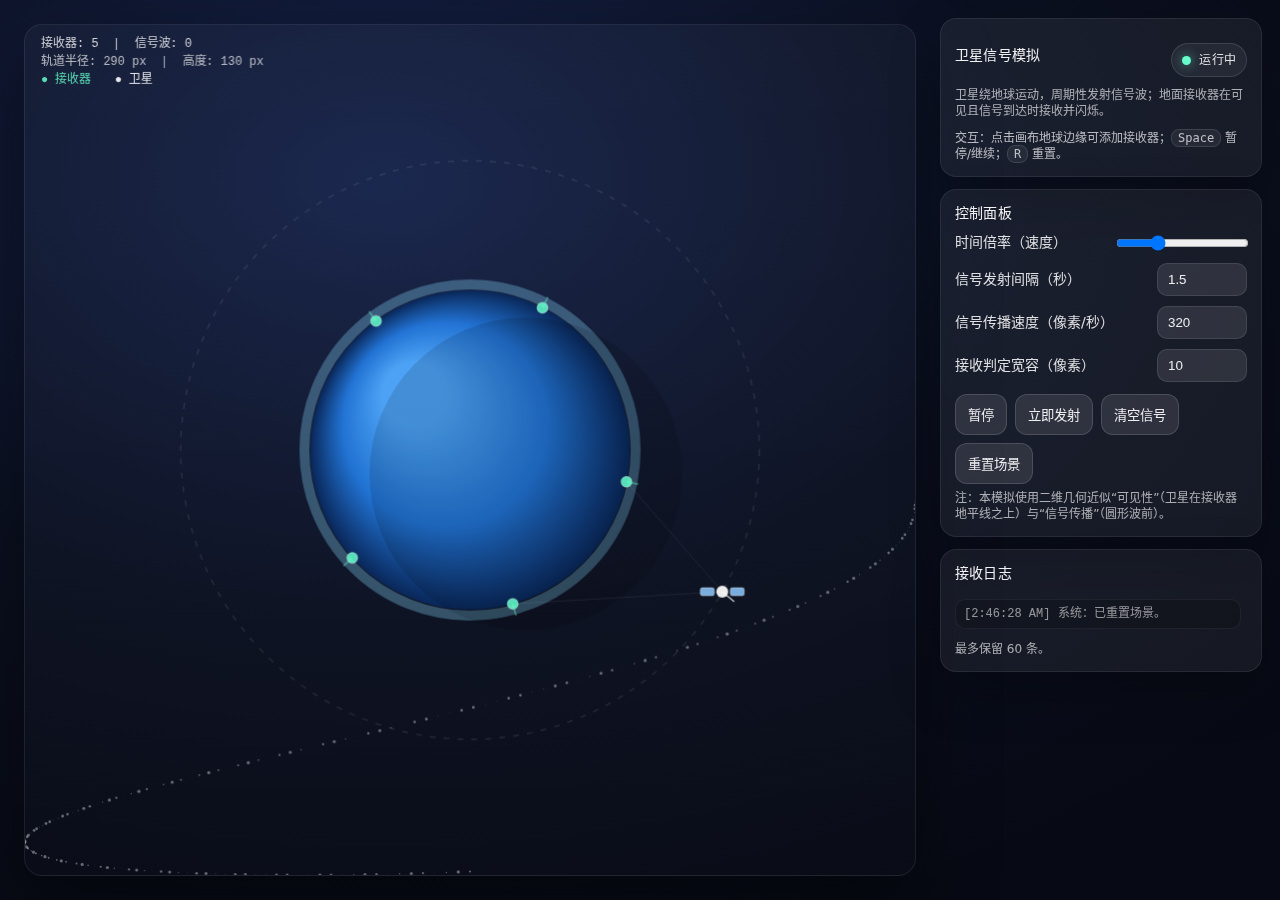
<file: backup/index_satellite.html>
<!doctype html>
<html lang="zh-CN">
<head>
  <meta charset="utf-8" />
  <meta name="viewport" content="width=device-width, initial-scale=1" />
  <title>卫星-地面接收器 信号模拟</title>
  <style>
    :root {
      --bg: #0b1020;
      --panel: rgba(255,255,255,.06);
      --panel2: rgba(255,255,255,.10);
      --text: rgba(255,255,255,.92);
      --muted: rgba(255,255,255,.65);
      --good: #66ffcc;
      --warn: #ffcc66;
      --bad:  #ff6b6b;
    }
    * { box-sizing: border-box; }
    body {
      margin: 0;
      background: radial-gradient(1200px 800px at 30% 20%, #15224a 0%, var(--bg) 55%, #070a14 100%);
      color: var(--text);
      font: 14px/1.35 system-ui, -apple-system, Segoe UI, Roboto, Helvetica, Arial, "PingFang SC", "Hiragino Sans GB", "Microsoft YaHei", sans-serif;
      display: grid;
      grid-template-columns: 1fr 340px;
      min-height: 100vh;
    }
    #stageWrap {
      display: grid;
      place-items: center;
      padding: 18px;
    }
    canvas {
      width: min(900px, calc(100vw - 340px - 48px));
      height: min(900px, calc(100vh - 48px));
      border-radius: 18px;
      background: linear-gradient(180deg, rgba(255,255,255,.03), rgba(255,255,255,.01));
      box-shadow: 0 30px 80px rgba(0,0,0,.45);
      border: 1px solid rgba(255,255,255,.08);
      cursor: crosshair;
    }
    aside {
      padding: 18px 18px 18px 0;
      display: flex;
      flex-direction: column;
      gap: 12px;
    }
    .card {
      background: var(--panel);
      border: 1px solid rgba(255,255,255,.08);
      border-radius: 16px;
      padding: 14px;
      box-shadow: 0 20px 50px rgba(0,0,0,.25);
    }
    .title {
      font-size: 14px;
      letter-spacing: .2px;
      margin: 0 0 10px 0;
      color: rgba(255,255,255,.95);
      display: flex;
      align-items: center;
      justify-content: space-between;
      gap: 10px;
    }
    .subtitle {
      margin: 6px 0 0;
      color: var(--muted);
      font-size: 12px;
    }
    .row { display: grid; grid-template-columns: 1fr auto; align-items: center; gap: 10px; margin: 10px 0; }
    .row label { color: rgba(255,255,255,.86); }
    input[type="range"] { width: 100%; }
    input[type="number"] {
      width: 90px;
      background: var(--panel2);
      border: 1px solid rgba(255,255,255,.10);
      border-radius: 10px;
      color: var(--text);
      padding: 8px 10px;
      outline: none;
    }
    button {
      background: rgba(255,255,255,.10);
      border: 1px solid rgba(255,255,255,.14);
      color: var(--text);
      padding: 10px 12px;
      border-radius: 12px;
      cursor: pointer;
      transition: transform .06s ease, background .15s ease;
      user-select: none;
    }
    button:hover { background: rgba(255,255,255,.14); }
    button:active { transform: translateY(1px); }
    .btnRow { display: flex; gap: 8px; flex-wrap: wrap; }
    .pill {
      display: inline-flex; align-items: center; gap: 8px;
      padding: 8px 10px; border-radius: 999px;
      border: 1px solid rgba(255,255,255,.12);
      background: rgba(255,255,255,.06);
      color: rgba(255,255,255,.86);
      font-size: 12px;
      margin-top: 10px;
    }
    .dot { width: 9px; height: 9px; border-radius: 99px; background: var(--good); box-shadow: 0 0 12px rgba(102,255,204,.6); }
    .dot.paused { background: var(--warn); box-shadow: 0 0 12px rgba(255,204,102,.55); }
    .dot.off { background: var(--bad); box-shadow: 0 0 12px rgba(255,107,107,.55); }
    .log {
      max-height: 240px;
      overflow: auto;
      padding-right: 6px;
      font-family: ui-monospace, SFMono-Regular, Menlo, Monaco, Consolas, "Liberation Mono", monospace;
      font-size: 12px;
      color: rgba(255,255,255,.82);
    }
    .log .muted { color: rgba(255,255,255,.55); }
    .logLine { padding: 6px 8px; border-radius: 10px; background: rgba(0,0,0,.18); border: 1px solid rgba(255,255,255,.06); margin: 6px 0; }
    .hint { color: rgba(255,255,255,.70); font-size: 12px; }
    .kbd { font-family: ui-monospace, monospace; padding: 1px 6px; border-radius: 8px; border: 1px solid rgba(255,255,255,.12); background: rgba(255,255,255,.06); }
    @media (max-width: 980px) {
      body { grid-template-columns: 1fr; }
      aside { padding: 0 18px 18px; }
      canvas { width: calc(100vw - 36px); height: min(72vh, 720px); }
    }
  </style>
</head>
<body>
  <div id="stageWrap">
    <canvas id="c"></canvas>
  </div>

  <aside>
    <div class="card">
      <div class="title">
        <span>卫星信号模拟</span>
        <span class="pill"><span id="statusDot" class="dot"></span><span id="statusText">运行中</span></span>
      </div>
      <div class="subtitle">
        卫星绕地球运动，周期性发射信号波；地面接收器在可见且信号到达时接收并闪烁。
      </div>
      <div class="subtitle hint" style="margin-top:10px">
        交互：点击画布地球边缘可添加接收器；<span class="kbd">Space</span> 暂停/继续；<span class="kbd">R</span> 重置。
      </div>
    </div>

    <div class="card">
      <div class="title">控制面板</div>

      <div class="row">
        <label>时间倍率（速度）</label>
        <input id="speed" type="range" min="0.2" max="4" step="0.1" value="1.3" />
      </div>

      <div class="row">
        <label>信号发射间隔（秒）</label>
        <input id="interval" type="number" min="0.3" max="10" step="0.1" value="1.5" />
      </div>

      <div class="row">
        <label>信号传播速度（像素/秒）</label>
        <input id="waveSpeed" type="number" min="80" max="900" step="10" value="320" />
      </div>

      <div class="row">
        <label>接收判定宽容（像素）</label>
        <input id="tolerance" type="number" min="2" max="40" step="1" value="10" />
      </div>

      <div class="btnRow" style="margin-top:12px">
        <button id="toggle">暂停</button>
        <button id="emit">立即发射</button>
        <button id="clearWaves">清空信号</button>
        <button id="reset">重置场景</button>
      </div>

      <div class="subtitle">
        注：本模拟使用二维几何近似“可见性”（卫星在接收器地平线之上）与“信号传播”（圆形波前）。
      </div>
    </div>

    <div class="card">
      <div class="title">接收日志</div>
      <div id="log" class="log"></div>
      <div class="subtitle muted">最多保留 60 条。</div>
    </div>
  </aside>

<script>
(() => {
  const canvas = document.getElementById('c');
  const ctx = canvas.getContext('2d');

  // --- UI ---
  const elSpeed = document.getElementById('speed');
  const elInterval = document.getElementById('interval');
  const elWaveSpeed = document.getElementById('waveSpeed');
  const elTol = document.getElementById('tolerance');
  const btnToggle = document.getElementById('toggle');
  const btnEmit = document.getElementById('emit');
  const btnClear = document.getElementById('clearWaves');
  const btnReset = document.getElementById('reset');
  const statusDot = document.getElementById('statusDot');
  const statusText = document.getElementById('statusText');
  const logEl = document.getElementById('log');

  // HiDPI resize
  function resize() {
    const rect = canvas.getBoundingClientRect();
    const dpr = Math.max(1, window.devicePixelRatio || 1);
    canvas.width = Math.floor(rect.width * dpr);
    canvas.height = Math.floor(rect.height * dpr);
    ctx.setTransform(dpr, 0, 0, dpr, 0, 0); // draw in CSS pixels
  }
  window.addEventListener('resize', resize);

  // --- Simulation state ---
  let running = true;
  let t = 0; // seconds
  let last = performance.now();
  let emitAcc = 0;

  const state = {
    earthRadius: 160,
    orbitRadius: 290,
    satAngularSpeed: 0.55, // rad/s (scaled by speed slider)
    satPhase: 0,           // rad
    waves: [],             // {x,y,r,age, id}
    receivers: [],         // {angle, x,y, id, lastHitAt, flash}
    nextWaveId: 1,
    nextRxId: 1,
    maxLog: 60
  };

  function resetScene() {
    state.waves = [];
    state.nextWaveId = 1;
    state.receivers = [];
    state.nextRxId = 1;
    t = 0;
    emitAcc = 0;

    // Default receivers (angles in radians)
    const defaults = [-2.2, -1.1, 0.2, 1.3, 2.4];
    for (const a of defaults) addReceiver(a);

    logEl.innerHTML = '';
    log(`系统：已重置场景。`, 'muted');
  }

  // Geometry helpers
  const TAU = Math.PI * 2;
  const clamp = (v, a, b) => Math.max(a, Math.min(b, v));
  function normAngle(a) {
    a = a % TAU;
    if (a < -Math.PI) a += TAU;
    if (a >  Math.PI) a -= TAU;
    return a;
  }
  function dist(ax, ay, bx, by) {
    const dx = ax - bx, dy = ay - by;
    return Math.hypot(dx, dy);
  }

  function getCenter() {
    const rect = canvas.getBoundingClientRect();
    return { cx: rect.width / 2, cy: rect.height / 2 };
  }

  function addReceiver(angle) {
    const {cx, cy} = getCenter();
    const r = state.earthRadius;
    const x = cx + Math.cos(angle) * r;
    const y = cy + Math.sin(angle) * r;
    state.receivers.push({
      angle,
      x, y,
      id: state.nextRxId++,
      lastHitAt: -Infinity,
      flash: 0
    });
    log(`接收器#${state.receivers[state.receivers.length-1].id}：已添加（角度 ${angle.toFixed(2)} rad）。`, 'muted');
  }

  function updateReceiverPositions() {
    const {cx, cy} = getCenter();
    const r = state.earthRadius;
    for (const rx of state.receivers) {
      rx.x = cx + Math.cos(rx.angle) * r;
      rx.y = cy + Math.sin(rx.angle) * r;
    }
  }

  function satellitePos() {
    const {cx, cy} = getCenter();
    const R = state.orbitRadius;
    const a = state.satPhase;
    return {
      x: cx + Math.cos(a) * R,
      y: cy + Math.sin(a) * R,
      a
    };
  }

  // Visibility test: satellite must be above local horizon for that receiver
  // In 2D: let n = unit vector from Earth center to receiver (outward normal).
  // Satellite is visible if dot( (sat - receiver), n ) > 0
  function isVisibleFromReceiver(sx, sy, rx) {
    const {cx, cy} = getCenter();
    const nx = (rx.x - cx) / state.earthRadius;
    const ny = (rx.y - cy) / state.earthRadius;
    const vx = sx - rx.x;
    const vy = sy - rx.y;
    return (vx * nx + vy * ny) > 0;
  }

  function emitWave() {
    const {x, y} = satellitePos();
    state.waves.push({ x, y, r: 0, age: 0, id: state.nextWaveId++ });
  }

  function log(msg, cls) {
    const line = document.createElement('div');
    line.className = 'logLine' + (cls ? ` ${cls}` : '');
    const ts = new Date().toLocaleTimeString();
    line.textContent = `[${ts}] ${msg}`;
    logEl.prepend(line);
    // trim
    while (logEl.children.length > state.maxLog) logEl.removeChild(logEl.lastChild);
  }

  function setRunning(v) {
    running = v;
    btnToggle.textContent = running ? '暂停' : '继续';
    statusText.textContent = running ? '运行中' : '已暂停';
    statusDot.classList.toggle('paused', !running);
  }

  // Drawing
  function drawBackgroundStars(w, h) {
    // simple deterministic starfield based on canvas size
    ctx.save();
    ctx.globalAlpha = 0.65;
    const n = 180;
    for (let i = 0; i < n; i++) {
      const x = (Math.sin(i * 999) * 0.5 + 0.5) * w;
      const y = (Math.sin(i * 333 + 1.7) * 0.5 + 0.5) * h;
      const r = ((Math.sin(i * 77 + 0.2) * 0.5 + 0.5) * 1.4) + 0.2;
      ctx.beginPath();
      ctx.arc(x, y, r, 0, TAU);
      ctx.fillStyle = 'rgba(255,255,255,0.6)';
      ctx.fill();
    }
    ctx.restore();
  }

  function drawEarth(cx, cy) {
    // Earth body
    ctx.save();
    const r = state.earthRadius;
    const g = ctx.createRadialGradient(cx - r*0.35, cy - r*0.35, r*0.2, cx, cy, r);
    g.addColorStop(0, 'rgba(80,170,255,0.95)');
    g.addColorStop(0.55, 'rgba(35,120,220,0.95)');
    g.addColorStop(1, 'rgba(10,40,90,0.98)');
    ctx.fillStyle = g;
    ctx.beginPath();
    ctx.arc(cx, cy, r, 0, TAU);
    ctx.fill();

    // Atmosphere
    ctx.globalAlpha = 0.35;
    ctx.strokeStyle = 'rgba(140,220,255,0.9)';
    ctx.lineWidth = 10;
    ctx.beginPath();
    ctx.arc(cx, cy, r + 6, 0, TAU);
    ctx.stroke();

    // Terminator-ish shadow
    ctx.globalAlpha = 0.22;
    ctx.fillStyle = 'rgba(0,0,0,0.55)';
    ctx.beginPath();
    ctx.arc(cx + r*0.35, cy + r*0.15, r*0.98, 0, TAU);
    ctx.fill();
    ctx.restore();
  }

  function drawOrbit(cx, cy) {
    ctx.save();
    ctx.strokeStyle = 'rgba(255,255,255,0.10)';
    ctx.lineWidth = 1.5;
    ctx.setLineDash([6, 8]);
    ctx.beginPath();
    ctx.arc(cx, cy, state.orbitRadius, 0, TAU);
    ctx.stroke();
    ctx.setLineDash([]);
    ctx.restore();
  }

  function drawSatellite(sx, sy) {
    ctx.save();
    // body
    ctx.fillStyle = 'rgba(255,255,255,0.92)';
    ctx.beginPath();
    ctx.arc(sx, sy, 6, 0, TAU);
    ctx.fill();

    // solar panels
    ctx.fillStyle = 'rgba(140,200,255,0.85)';
    ctx.strokeStyle = 'rgba(255,255,255,0.35)';
    ctx.lineWidth = 1;
    ctx.beginPath();
    ctx.roundRect(sx - 22, sy - 4, 14, 8, 2);
    ctx.roundRect(sx + 8,  sy - 4, 14, 8, 2);
    ctx.fill();
    ctx.stroke();

    // antenna
    ctx.strokeStyle = 'rgba(255,255,255,0.8)';
    ctx.lineWidth = 1.2;
    ctx.beginPath();
    ctx.moveTo(sx, sy);
    ctx.lineTo(sx + 12, sy + 10);
    ctx.stroke();

    ctx.restore();
  }

  function drawReceivers() {
    ctx.save();
    for (const rx of state.receivers) {
      const flash = rx.flash; // 0..1
      const baseAlpha = 0.85;
      const a = clamp(baseAlpha + flash * 0.55, 0, 1);

      // marker
      ctx.fillStyle = `rgba(102,255,204,${a})`;
      ctx.strokeStyle = `rgba(255,255,255,${0.25 + flash*0.25})`;
      ctx.lineWidth = 1.2;

      ctx.beginPath();
      ctx.arc(rx.x, rx.y, 5.5 + flash*2.5, 0, TAU);
      ctx.fill();
      ctx.stroke();

      // small "antenna" line outward
      const {cx, cy} = getCenter();
      const nx = (rx.x - cx) / state.earthRadius;
      const ny = (rx.y - cy) / state.earthRadius;
      ctx.strokeStyle = `rgba(102,255,204,${0.35 + flash*0.4})`;
      ctx.lineWidth = 2;
      ctx.beginPath();
      ctx.moveTo(rx.x, rx.y);
      ctx.lineTo(rx.x + nx * (12 + flash*8), rx.y + ny * (12 + flash*8));
      ctx.stroke();
    }
    ctx.restore();
  }

  function drawWaves() {
    ctx.save();
    for (const w of state.waves) {
      // fade with age and radius
      const alpha = clamp(0.65 * Math.exp(-w.age * 0.55), 0, 0.65);
      ctx.strokeStyle = `rgba(140,200,255,${alpha})`;
      ctx.lineWidth = 2;
      ctx.beginPath();
      ctx.arc(w.x, w.y, w.r, 0, TAU);
      ctx.stroke();
    }
    ctx.restore();
  }

  function drawLOS(sx, sy) {
    // optional: draw line-of-sight to receivers when visible
    ctx.save();
    for (const rx of state.receivers) {
      if (!isVisibleFromReceiver(sx, sy, rx)) continue;
      ctx.strokeStyle = 'rgba(255,255,255,0.08)';
      ctx.lineWidth = 1;
      ctx.beginPath();
      ctx.moveTo(sx, sy);
      ctx.lineTo(rx.x, rx.y);
      ctx.stroke();
    }
    ctx.restore();
  }

  function drawHUD(cx, cy, sx, sy) {
    ctx.save();
    ctx.fillStyle = 'rgba(255,255,255,0.8)';
    ctx.font = '12px ui-monospace, SFMono-Regular, Menlo, Monaco, Consolas, "Liberation Mono", monospace';
    ctx.fillText(`接收器: ${state.receivers.length}  |  信号波: ${state.waves.length}`, 16, 22);

    // sat info
    const alt = state.orbitRadius - state.earthRadius;
    ctx.fillStyle = 'rgba(255,255,255,0.7)';
    ctx.fillText(`轨道半径: ${state.orbitRadius.toFixed(0)} px  |  高度: ${alt.toFixed(0)} px`, 16, 40);

    // little legend
    ctx.fillStyle = 'rgba(102,255,204,0.85)';
    ctx.fillText('● 接收器  ', 16, 58);
    ctx.fillStyle = 'rgba(255,255,255,0.9)';
    ctx.fillText('● 卫星', 90, 58);

    ctx.restore();
  }

  // Core update
  function step(dt) {
    const speed = parseFloat(elSpeed.value);
    const interval = clamp(parseFloat(elInterval.value) || 1.5, 0.3, 10);
    const waveSpeed = clamp(parseFloat(elWaveSpeed.value) || 320, 80, 900);
    const tol = clamp(parseFloat(elTol.value) || 10, 2, 40);

    // time
    t += dt * speed;

    // update satellite
    state.satPhase = (state.satPhase + dt * speed * state.satAngularSpeed) % TAU;

    // emit periodically
    emitAcc += dt * speed;
    while (emitAcc >= interval) {
      emitAcc -= interval;
      emitWave();
    }

    // update waves
    for (const w of state.waves) {
      w.age += dt * speed;
      w.r += dt * speed * waveSpeed;
    }
    // remove old waves
    const rect = canvas.getBoundingClientRect();
    const maxR = Math.hypot(rect.width, rect.height) + 200;
    state.waves = state.waves.filter(w => w.r < maxR && w.age < 12);

    // detect receptions
    const {x: sx, y: sy} = satellitePos();
    for (const rx of state.receivers) {
      // decay flash
      rx.flash = Math.max(0, rx.flash - dt * 1.8);

      // must be visible (line of sight)
      if (!isVisibleFromReceiver(sx, sy, rx)) continue;

      // wavefront arrival: when |dist - r| < tol
      const d = dist(sx, sy, rx.x, rx.y);

      for (const w of state.waves) {
        // wave originates at satellite location at emission time:
        // but we stored wave origin fixed at emission point. So use distance from wave origin:
        const dw = dist(w.x, w.y, rx.x, rx.y);
        if (Math.abs(dw - w.r) <= tol) {
          // prevent spamming: per receiver & per wave, allow once
          const key = `${w.id}`;
          if (rx._hitWaveId === key) continue;
          rx._hitWaveId = key;

          rx.flash = 1;
          rx.lastHitAt = t;
          log(`接收器#${rx.id} 接收到信号（波#${w.id}，可见，距离≈${dw.toFixed(0)}px）。`);
          break;
        }
      }
    }
  }

  function render() {
    const rect = canvas.getBoundingClientRect();
    const w = rect.width, h = rect.height;
    ctx.clearRect(0, 0, w, h);

    drawBackgroundStars(w, h);

    // update derived positions
    updateReceiverPositions();
    const {cx, cy} = getCenter();

    drawOrbit(cx, cy);
    drawEarth(cx, cy);

    const {x: sx, y: sy} = satellitePos();

    drawLOS(sx, sy);
    drawWaves();
    drawReceivers();
    drawSatellite(sx, sy);

    drawHUD(cx, cy, sx, sy);
  }

  function loop(now) {
    const dt = Math.min(0.033, (now - last) / 1000);
    last = now;

    if (running) step(dt);
    render();

    requestAnimationFrame(loop);
  }

  // Canvas click: add receiver if click near Earth surface
  canvas.addEventListener('pointerdown', (e) => {
    const rect = canvas.getBoundingClientRect();
    const x = e.clientX - rect.left;
    const y = e.clientY - rect.top;
    const {cx, cy} = getCenter();
    const d = dist(x, y, cx, cy);
    const r = state.earthRadius;
    if (Math.abs(d - r) <= 14) {
      const angle = Math.atan2(y - cy, x - cx);
      addReceiver(angle);
    } else {
      log(`提示：请点击地球边缘（半径附近）添加接收器。`, 'muted');
    }
  });

  // Keyboard shortcuts
  window.addEventListener('keydown', (e) => {
    if (e.code === 'Space') {
      e.preventDefault();
      setRunning(!running);
    } else if (e.key.toLowerCase() === 'r') {
      resetScene();
    }
  });

  // Buttons
  btnToggle.addEventListener('click', () => setRunning(!running));
  btnEmit.addEventListener('click', () => {
    emitWave();
    log(`卫星：手动发射信号（波#${state.nextWaveId - 1}）。`, 'muted');
  });
  btnClear.addEventListener('click', () => {
    state.waves = [];
    log(`系统：已清空信号波。`, 'muted');
  });
  btnReset.addEventListener('click', () => resetScene());

  // Init
  resize();
  resetScene();
  requestAnimationFrame((n) => { last = n; loop(n); });
})();
</script>
</body>
</html>
</file>
